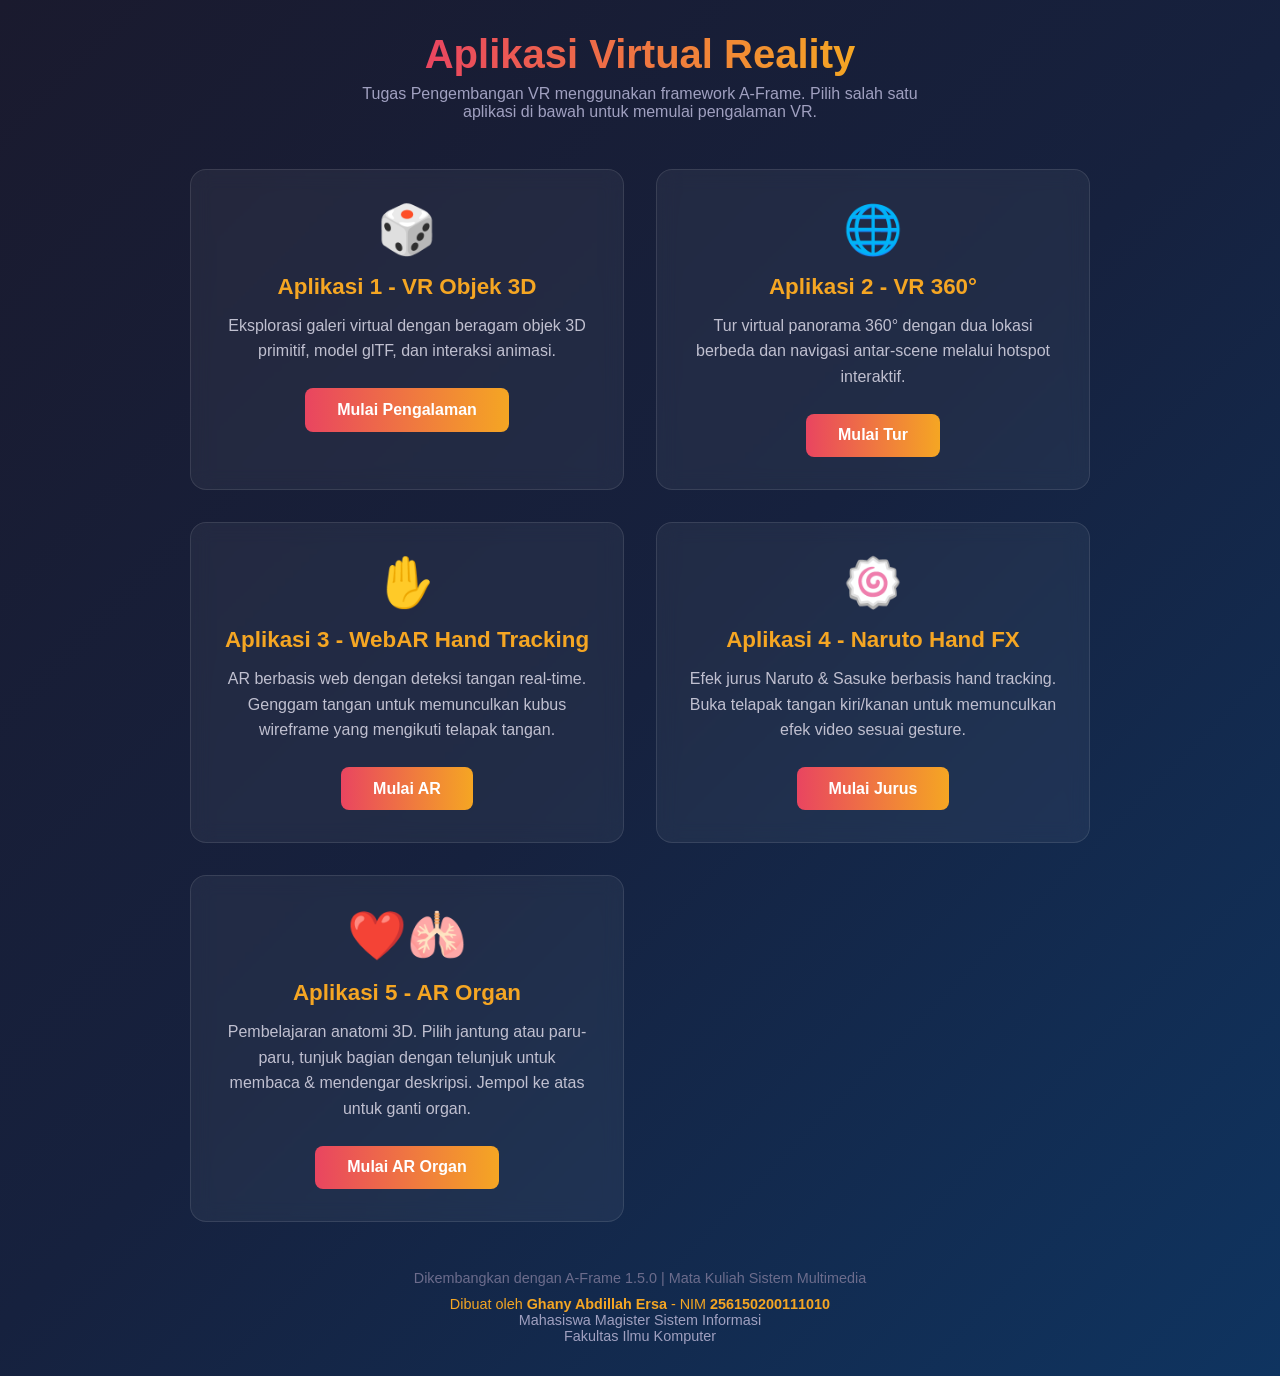
<file: index.html>
<!DOCTYPE html>
<html lang="id">

<head>
  <meta charset="UTF-8" />
  <meta name="viewport" content="width=device-width, initial-scale=1.0" />
  <title>Tugas VR A-Frame | Beranda</title>
  <style>
    * {
      margin: 0;
      padding: 0;
      box-sizing: border-box;
    }

    body {
      font-family: 'Segoe UI', Arial, sans-serif;
      min-height: 100vh;
      background: linear-gradient(135deg, #1a1a2e 0%, #16213e 50%, #0f3460 100%);
      color: #fff;
      display: flex;
      flex-direction: column;
      align-items: center;
      justify-content: center;
      padding: 2rem;
    }

    h1 {
      font-size: 2.5rem;
      margin-bottom: 0.5rem;
      text-align: center;
      background: linear-gradient(90deg, #e94560, #f5a623);
      -webkit-background-clip: text;
      -webkit-text-fill-color: transparent;
      background-clip: text;
    }

    .subtitle {
      color: #a0a0c0;
      margin-bottom: 3rem;
      text-align: center;
      max-width: 600px;
    }

    .card-container {
      display: grid;
      grid-template-columns: repeat(auto-fit, minmax(280px, 1fr));
      gap: 2rem;
      max-width: 900px;
      width: 100%;
    }

    .card {
      background: rgba(255, 255, 255, 0.05);
      border: 1px solid rgba(255, 255, 255, 0.1);
      border-radius: 16px;
      padding: 2rem;
      text-align: center;
      transition: transform 0.3s, border-color 0.3s;
      backdrop-filter: blur(10px);
    }

    .card:hover {
      transform: translateY(-8px);
      border-color: #e94560;
    }

    .card .icon {
      font-size: 3rem;
      margin-bottom: 1rem;
    }

    .card h2 {
      font-size: 1.4rem;
      margin-bottom: 0.8rem;
      color: #f5a623;
    }

    .card p {
      color: #c0c0d0;
      margin-bottom: 1.5rem;
      line-height: 1.6;
    }

    .btn {
      display: inline-block;
      padding: 0.8rem 2rem;
      background: linear-gradient(90deg, #e94560, #f5a623);
      color: #fff;
      text-decoration: none;
      border-radius: 8px;
      font-weight: 600;
      transition: opacity 0.3s;
    }

    .btn:hover {
      opacity: 0.85;
    }

    footer {
      margin-top: 3rem;
      color: #6c6c8c;
      font-size: 0.9rem;
      text-align: center;
    }
  </style>
</head>

<body>
  <h1>Aplikasi Virtual Reality</h1>
  <p class="subtitle">
    Tugas Pengembangan VR menggunakan framework A-Frame.
    Pilih salah satu aplikasi di bawah untuk memulai pengalaman VR.
  </p>

  <div class="card-container">
    <div class="card">
      <div class="icon">🎲</div>
      <h2>Aplikasi 1 - VR Objek 3D</h2>
      <p>
        Eksplorasi galeri virtual dengan beragam objek 3D primitif,
        model glTF, dan interaksi animasi.
      </p>
      <a href="vr-objek3d.html" class="btn">Mulai Pengalaman</a>
    </div>

    <div class="card">
      <div class="icon">🌐</div>
      <h2>Aplikasi 2 - VR 360°</h2>
      <p>
        Tur virtual panorama 360° dengan dua lokasi berbeda dan
        navigasi antar-scene melalui hotspot interaktif.
      </p>
      <a href="vr-360.html" class="btn">Mulai Tur</a>
    </div>

    <div class="card">
      <div class="icon">✋</div>
      <h2>Aplikasi 3 - WebAR Hand Tracking</h2>
      <p>
        AR berbasis web dengan deteksi tangan real-time. Genggam tangan
        untuk memunculkan kubus wireframe yang mengikuti telapak tangan.
      </p>
      <a href="webar-handtracking.html" class="btn">Mulai AR</a>
    </div>

    <div class="card">
      <div class="icon">🍥</div>
      <h2>Aplikasi 4 - Naruto Hand FX</h2>
      <p>
        Efek jurus Naruto & Sasuke berbasis hand tracking. Buka telapak
        tangan kiri/kanan untuk memunculkan efek video sesuai gesture.
      </p>
      <a href="naruto/index.html" class="btn">Mulai Jurus</a>
    </div>

    <div class="card">
      <div class="icon">❤️🫁</div>
      <h2>Aplikasi 5 - AR Organ</h2>
      <p>
        Pembelajaran anatomi 3D. Pilih jantung atau paru-paru, tunjuk bagian
        dengan telunjuk untuk membaca & mendengar deskripsi. Jempol ke atas
        untuk ganti organ.
      </p>
      <a href="webar-organ.html" class="btn">Mulai AR Organ</a>
    </div>
  </div>

  <footer>
    <p>Dikembangkan dengan A-Frame 1.5.0 | Mata Kuliah Sistem Multimedia</p>
    <p style="margin-top: 0.6rem; color: #f5a623;">
      Dibuat oleh <b>Ghany Abdillah Ersa</b> - NIM <b>256150200111010</b>
    </p>
    <p style="color: #a0a0c0;">Mahasiswa Magister Sistem Informasi</p>
    <p style="color: #a0a0c0;">Fakultas Ilmu Komputer</p>
  </footer>
</body>

</html>
</file>
